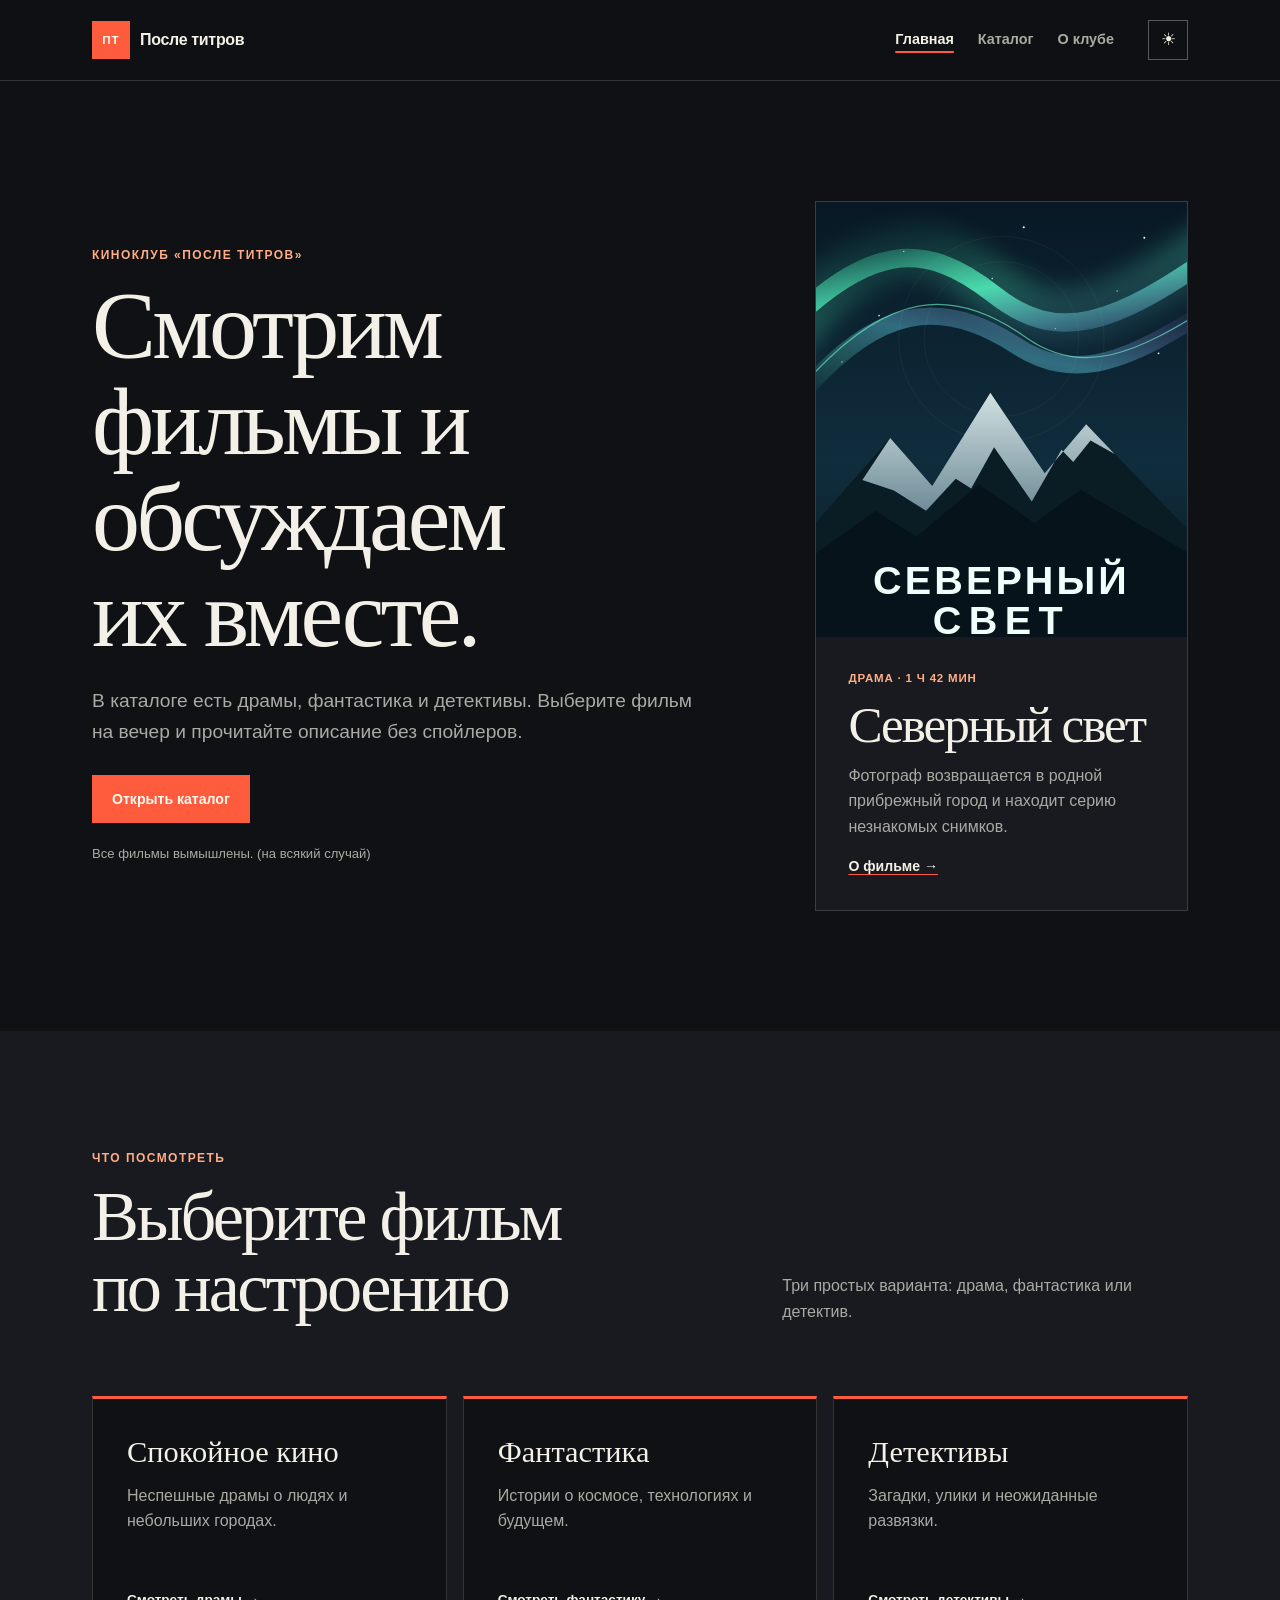
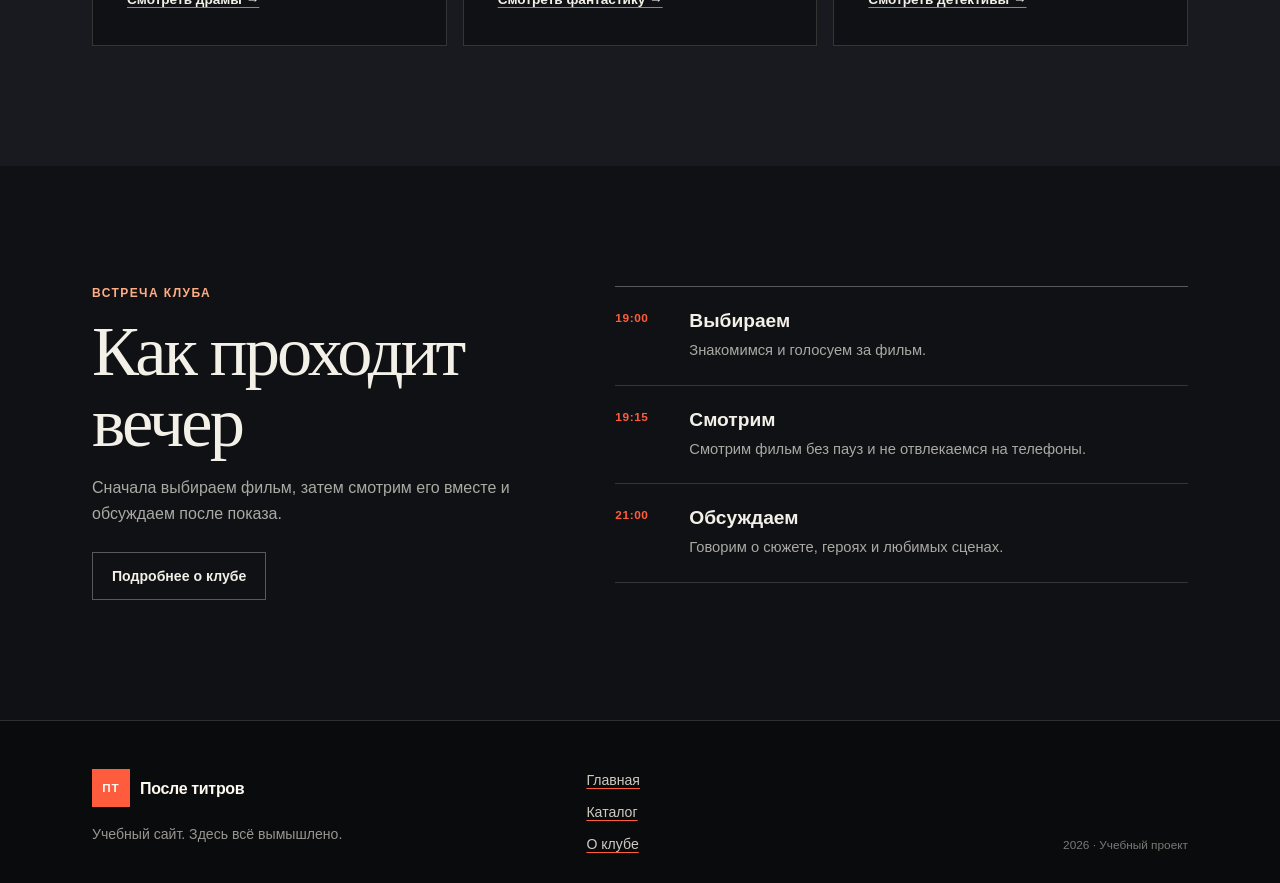
<file: index.html>
<!doctype html>
<html lang="ru">
  <head>
    <meta charset="UTF-8" />
    <meta name="viewport" content="width=device-width, initial-scale=1.0" />
    <meta
      name="description"
      content="После титров — учебный сайт киноклуба с подборкой вымышленных фильмов."
    />
    <title>После титров — киноклуб</title>
    <link rel="icon" href="./assets/favicon.svg" type="image/svg+xml" />
    <link rel="stylesheet" href="./styles.css" />
    <script src="./app.js" defer></script>
  </head>
  <body>
    <a class="skip-link" href="#main-content">Перейти к содержанию</a>

    <header class="site-header">
      <div class="container header-inner">
        <a class="brand" href="./index.html" aria-label="После титров — на главную">
          <span class="brand-mark" aria-hidden="true">ПТ</span>
          <span class="brand-name">После титров</span>
        </a>

        <nav class="site-navigation" aria-label="Основная навигация">
          <ul class="site-navigation__list">
            <li><a href="./index.html" aria-current="page">Главная</a></li>
            <li><a href="./catalog.html">Каталог</a></li>
            <li><a href="./about.html">О клубе</a></li>
          </ul>
        </nav>

        <button
          class="theme-button"
          id="theme-toggle"
          type="button"
          aria-label="Включить светлую тему"
          title="Включить светлую тему"
        >
          <span aria-hidden="true">☀</span>
        </button>
      </div>
    </header>

    <main id="main-content">
      <section class="hero section">
        <div class="container hero__grid">
          <div class="hero__content">
            <p class="eyebrow">Киноклуб «После титров»</p>
            <h1>Смотрим фильмы и обсуждаем их вместе.</h1>
            <p class="hero__lead">
              В каталоге есть драмы, фантастика и детективы. Выберите фильм на вечер
              и прочитайте описание без спойлеров.
            </p>
            <div class="button-row">
              <a class="button button--primary" href="./catalog.html">Открыть каталог</a>
            </div>
            <p class="project-note">
              Все фильмы вымышлены. (на всякий случай)
            </p>
          </div>

          <article class="featured-card">
            <div class="featured-card__image-wrap">
              <img
                src="./assets/poster-severny-svet.svg"
                alt="Афиша фильма Северный свет"
              />
            </div>
            <div class="featured-card__body">
              <p class="featured-card__meta">Драма · 1 ч 42 мин</p>
              <h2>Северный свет</h2>
              <p>
                Фотограф возвращается в родной прибрежный город и находит серию
                незнакомых снимков.
              </p>
              <a class="text-link" href="./catalog.html#severny-svet">О фильме →</a>
            </div>
          </article>
        </div>
      </section>

      <section class="section mood-section">
        <div class="container">
          <div class="section-heading section-heading--split">
            <div>
              <p class="eyebrow">Что посмотреть</p>
              <h2>Выберите фильм по настроению</h2>
            </div>
            <p>Три простых варианта: драма, фантастика или детектив.</p>
          </div>

          <div class="mood-grid">
            <article class="mood-card">
              <h3>Спокойное кино</h3>
              <p>Неспешные драмы о людях и небольших городах.</p>
              <a href="./catalog.html#severny-svet">Смотреть драмы →</a>
            </article>

            <article class="mood-card">
              <h3>Фантастика</h3>
              <p>Истории о космосе, технологиях и будущем.</p>
              <a href="./catalog.html#tihaya-orbita">Смотреть фантастику →</a>
            </article>

            <article class="mood-card">
              <h3>Детективы</h3>
              <p>Загадки, улики и неожиданные развязки.</p>
              <a href="./catalog.html#gorod-v-tumane">Смотреть детективы →</a>
            </article>
          </div>
        </div>
      </section>

      <section class="section meeting-section">
        <div class="container meeting-grid">
          <div class="meeting-intro">
            <p class="eyebrow">Встреча клуба</p>
            <h2>Как проходит вечер</h2>
            <p>
              Сначала выбираем фильм, затем смотрим его вместе и обсуждаем после показа.
            </p>
            <a class="button button--secondary" href="./about.html#meeting">Подробнее о клубе</a>
          </div>

          <ol class="steps-list">
            <li>
              <span>19:00</span>
              <div>
                <h3>Выбираем</h3>
                <p>Знакомимся и голосуем за фильм.</p>
              </div>
            </li>
            <li>
              <span>19:15</span>
              <div>
                <h3>Смотрим</h3>
                <p>Смотрим фильм без пауз и не отвлекаемся на телефоны.</p>
              </div>
            </li>
            <li>
              <span>21:00</span>
              <div>
                <h3>Обсуждаем</h3>
                <p>Говорим о сюжете, героях и любимых сценах.</p>
              </div>
            </li>
          </ol>
        </div>
      </section>
    </main>

    <footer class="site-footer">
      <div class="container site-footer__grid">
        <div>
          <a class="brand brand--footer" href="./index.html">
            <span class="brand-mark" aria-hidden="true">ПТ</span>
            <span class="brand-name">После титров</span>
          </a>
          <p>Учебный сайт. Здесь всё вымышлено.</p>
        </div>
        <nav aria-label="Навигация в подвале">
          <a href="./index.html">Главная</a>
          <a href="./catalog.html">Каталог</a>
          <a href="./about.html">О клубе</a>
        </nav>
        <p class="site-footer__meta">2026 · Учебный проект</p>
      </div>
    </footer>
  </body>
</html>
</file>
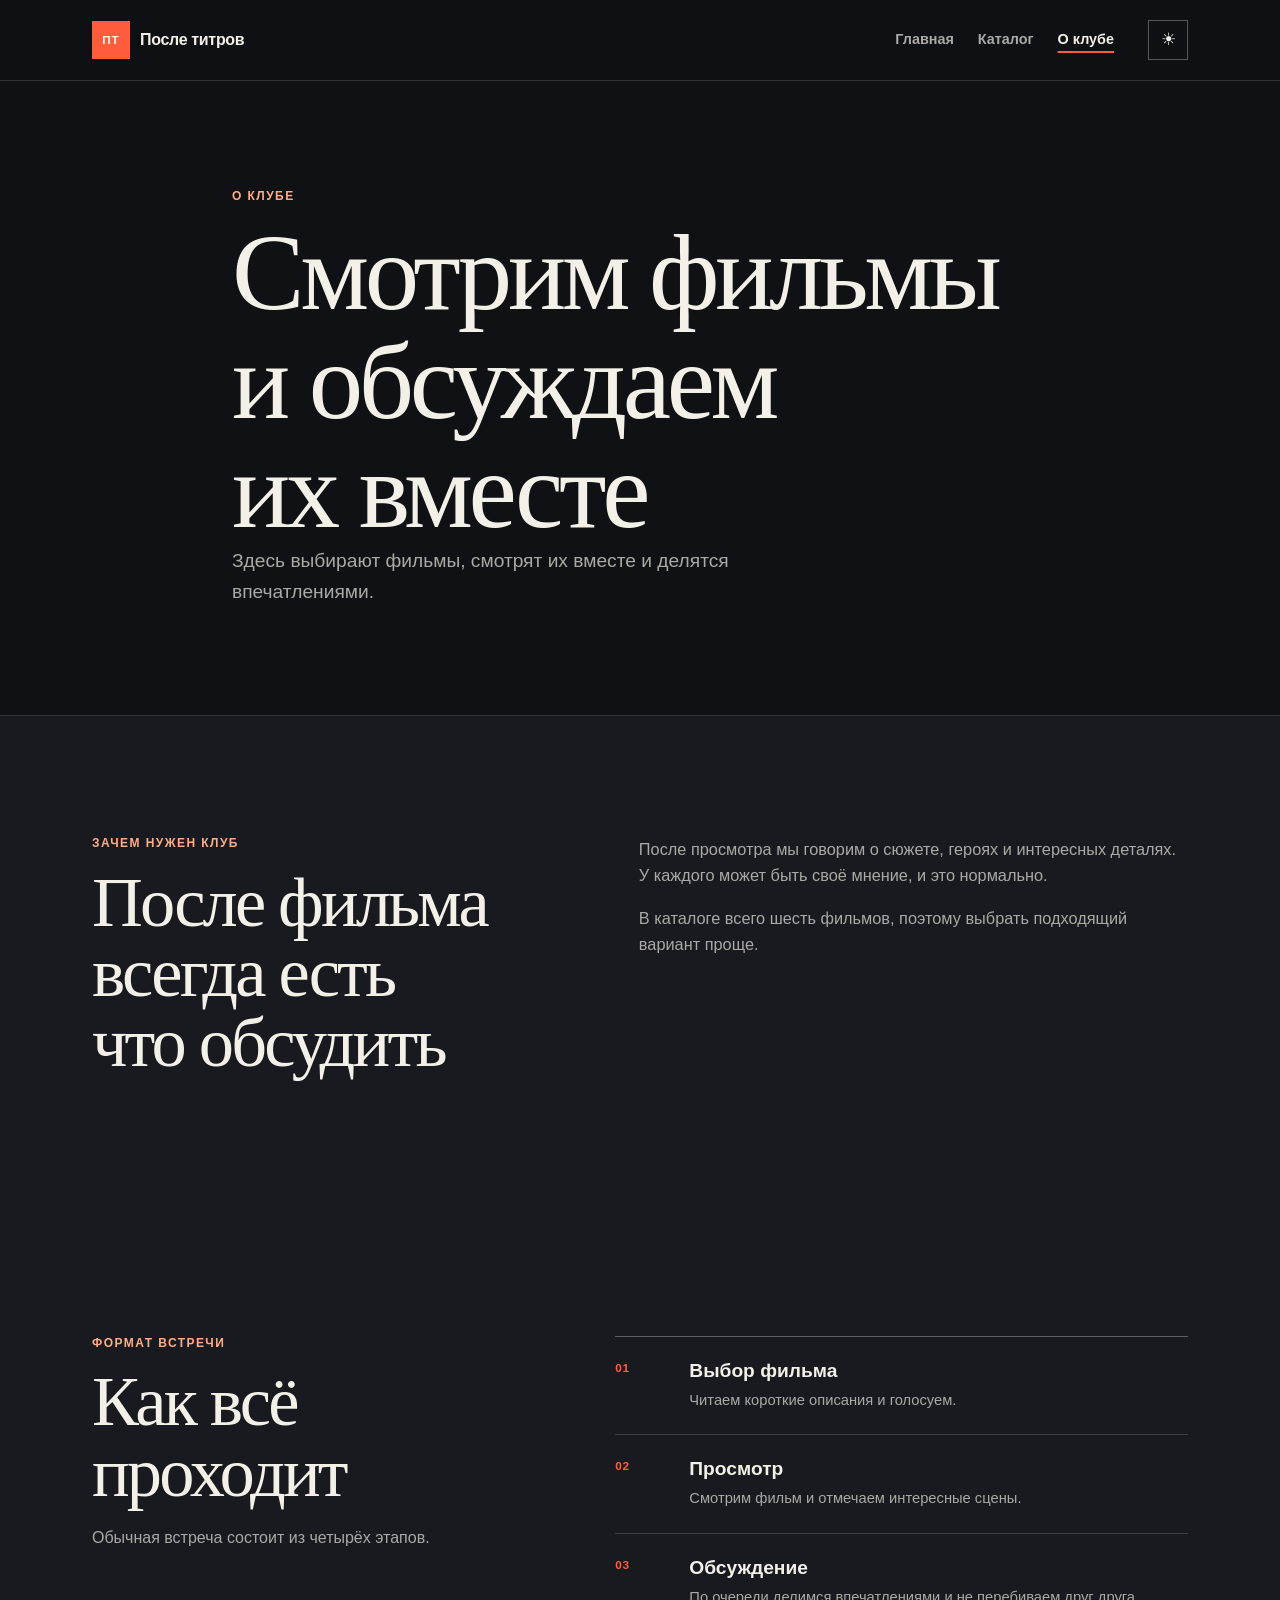
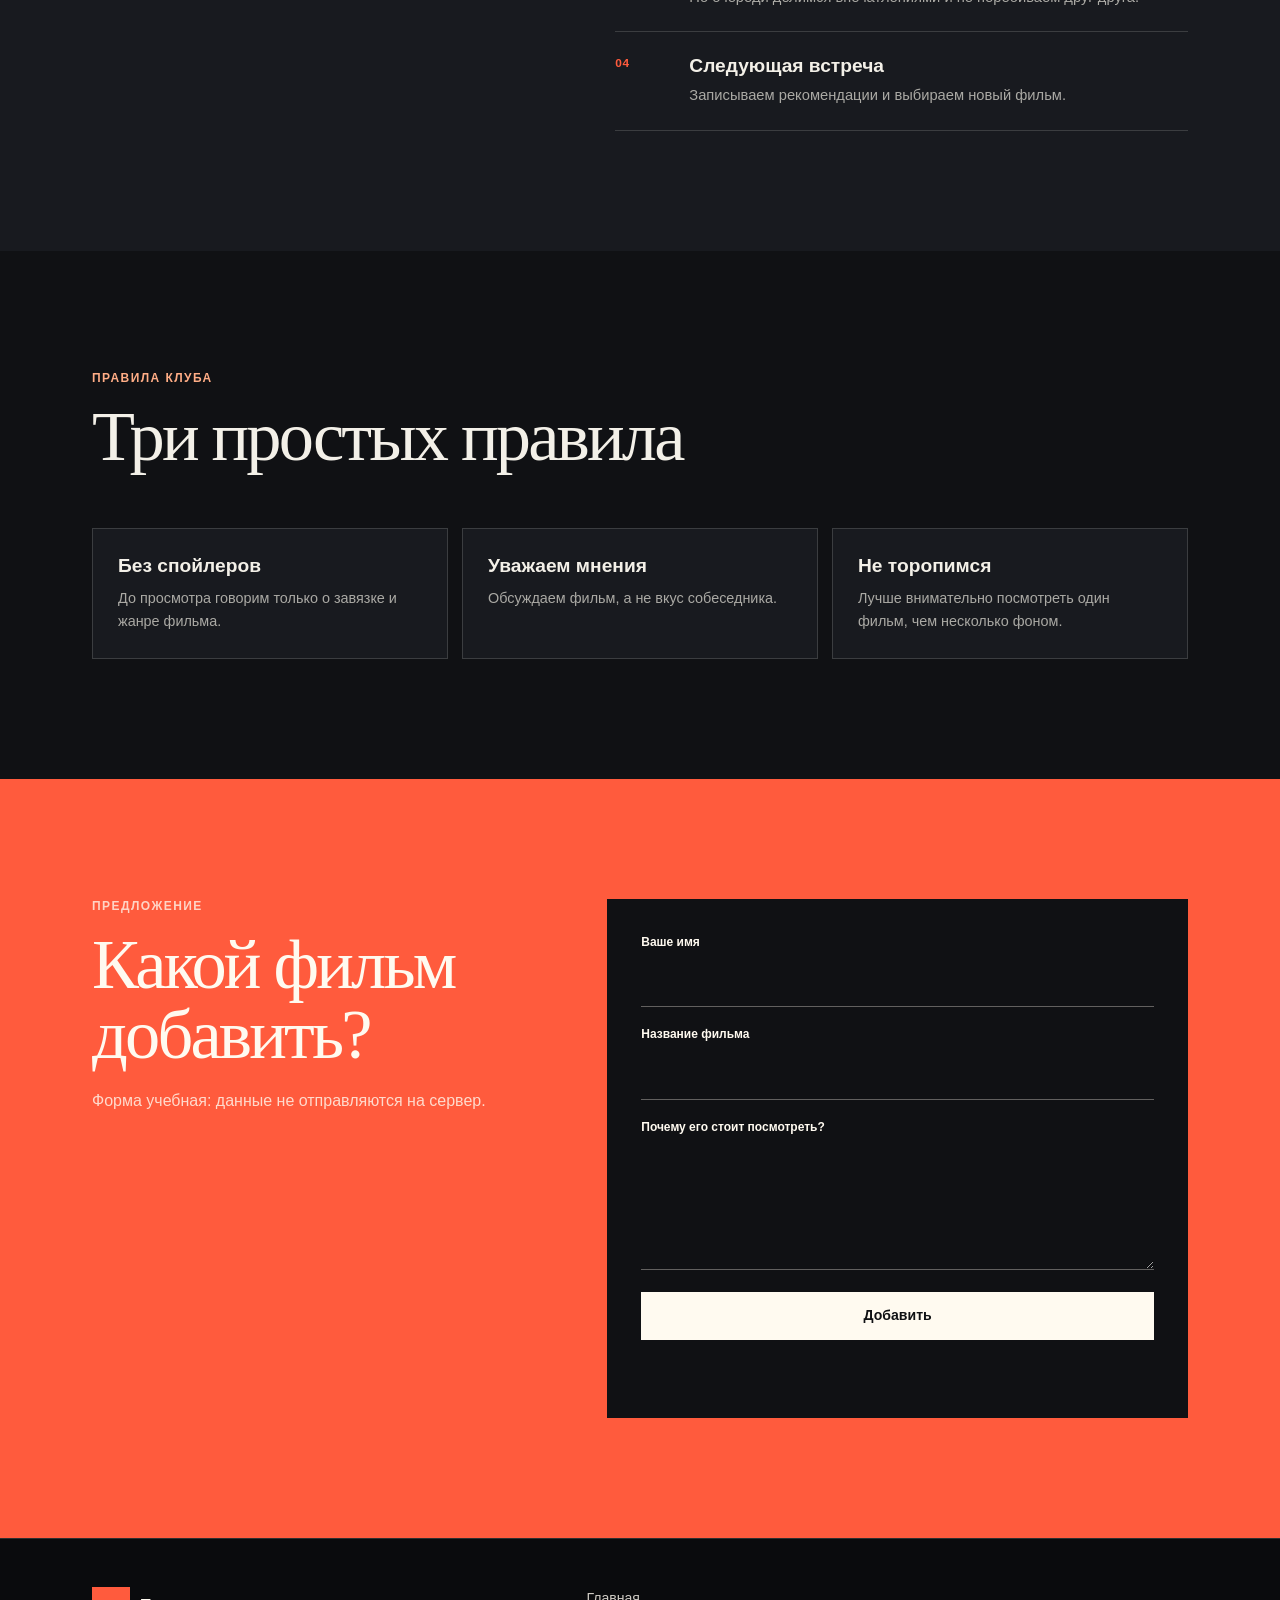
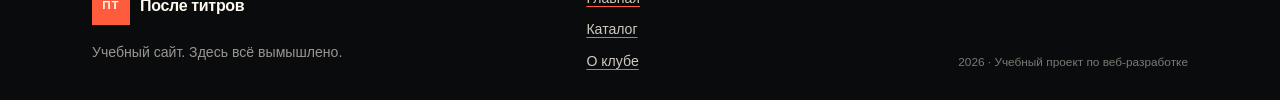
<file: about.html>
<!doctype html>
<html lang="ru">
  <head>
    <meta charset="UTF-8" />
    <meta name="viewport" content="width=device-width, initial-scale=1.0" />
    <meta
      name="description"
      content="О киноклубе После титров: формат встреч, правила и форма предложения фильма."
    />
    <title>О клубе — После титров</title>
    <link rel="icon" href="./assets/favicon.svg" type="image/svg+xml" />
    <link rel="stylesheet" href="./styles.css" />
    <script src="./app.js" defer></script>
  </head>
  <body>
    <a class="skip-link" href="#main-content">Перейти к содержанию</a>

    <header class="site-header">
      <div class="container header-inner">
        <a class="brand" href="./index.html" aria-label="После титров — на главную">
          <span class="brand-mark" aria-hidden="true">ПТ</span>
          <span class="brand-name">После титров</span>
        </a>

        <nav class="site-navigation" aria-label="Основная навигация">
          <ul class="site-navigation__list">
            <li><a href="./index.html">Главная</a></li>
            <li><a href="./catalog.html">Каталог</a></li>
            <li><a href="./about.html" aria-current="page">О клубе</a></li>
          </ul>
        </nav>

        <button
          class="theme-button"
          id="theme-toggle"
          type="button"
          aria-label="Включить светлую тему"
          title="Включить светлую тему"
        >
          <span aria-hidden="true">☀</span>
        </button>
      </div>
    </header>

    <main id="main-content">
      <section class="page-hero page-hero--about section">
        <div class="container about-hero__grid">
          <div>
            <p class="eyebrow">О клубе</p>
            <h1>Смотрим фильмы и обсуждаем их вместе</h1>
            <p class="hero__lead">
               Здесь выбирают фильмы, смотрят их вместе и делятся впечатлениями.
            </p>
          </div>
        </div>
      </section>

      <section class="section manifesto-section">
        <div class="container manifesto-grid">
          <div>
            <p class="eyebrow">Зачем нужен клуб</p>
            <h2>После фильма всегда есть что обсудить</h2>
          </div>
          <div class="manifesto-copy">
            <p>
              После просмотра мы говорим о сюжете, героях и интересных деталях.
              У каждого может быть своё мнение, и это нормально.
            </p>
            <p>
              В каталоге всего шесть фильмов, поэтому выбрать подходящий вариант проще.
            </p>
          </div>
        </div>
      </section>

      <section class="section format-section" id="meeting" aria-labelledby="meeting-heading">
        <div class="container format-grid">
          <div class="format-intro">
            <p class="eyebrow">Формат встречи</p>
            <h2 id="meeting-heading">Как всё проходит</h2>
            <p>Обычная встреча состоит из четырёх этапов.</p>
          </div>

          <div class="format-list">
            <article>
              <p>01</p>
              <div>
                <h3>Выбор фильма</h3>
                <p>Читаем короткие описания и голосуем.</p>
              </div>
            </article>
            <article>
              <p>02</p>
              <div>
                <h3>Просмотр</h3>
                <p>Смотрим фильм и отмечаем интересные сцены.</p>
              </div>
            </article>
            <article>
              <p>03</p>
              <div>
                <h3>Обсуждение</h3>
                <p>По очереди делимся впечатлениями и не перебиваем друг друга.</p>
              </div>
            </article>
            <article>
              <p>04</p>
              <div>
                <h3>Следующая встреча</h3>
                <p>Записываем рекомендации и выбираем новый фильм.</p>
              </div>
            </article>
          </div>
        </div>
      </section>

      <section class="section values-section">
        <div class="container">
          <div class="section-heading">
            <p class="eyebrow">Правила клуба</p>
            <h2>Три простых правила</h2>
          </div>
          <div class="values-grid">
            <article>
              <h3>Без спойлеров</h3>
              <p>До просмотра говорим только о завязке и жанре фильма.</p>
            </article>
            <article>
              <h3>Уважаем мнения</h3>
              <p>Обсуждаем фильм, а не вкус собеседника.</p>
            </article>
            <article>
              <h3>Не торопимся</h3>
              <p>Лучше внимательно посмотреть один фильм, чем несколько фоном.</p>
            </article>
          </div>
        </div>
      </section>

      <section class="section suggestion-section" id="suggestion" aria-labelledby="suggestion-heading">
        <div class="container suggestion-grid">
          <div class="suggestion-intro">
            <p class="eyebrow eyebrow--light">Предложение</p>
            <h2 id="suggestion-heading">Какой фильм добавить?</h2>
            <p>Форма учебная: данные не отправляются на сервер.</p>
          </div>

          <form class="suggestion-form" id="suggestion-form">
            <div class="form-field">
              <label for="visitor-name">Ваше имя</label>
              <input id="visitor-name" name="visitor-name" type="text" autocomplete="name" required />
            </div>
            <div class="form-field">
              <label for="film-title">Название фильма</label>
              <input id="film-title" name="film-title" type="text" required />
            </div>
            <div class="form-field">
              <label for="film-reason">Почему его стоит посмотреть?</label>
              <textarea id="film-reason" name="film-reason" rows="4" required></textarea>
            </div>
            <button class="button button--light" type="submit">Добавить</button>
            <p class="form-response" id="form-response" aria-live="polite"></p>
          </form>
        </div>
      </section>
    </main>

    <footer class="site-footer">
      <div class="container site-footer__grid">
        <div>
          <a class="brand brand--footer" href="./index.html">
            <span class="brand-mark" aria-hidden="true">ПТ</span>
            <span class="brand-name">После титров</span>
          </a>
            <p>Учебный сайт. Здесь всё вымышлено.</p>
        </div>
        <nav aria-label="Навигация в подвале">
          <a href="./index.html">Главная</a>
          <a href="./catalog.html">Каталог</a>
          <a href="./about.html">О клубе</a>
        </nav>
        <p class="site-footer__meta">2026 · Учебный проект по веб-разработке</p>
      </div>
    </footer>
  </body>
</html>
</file>
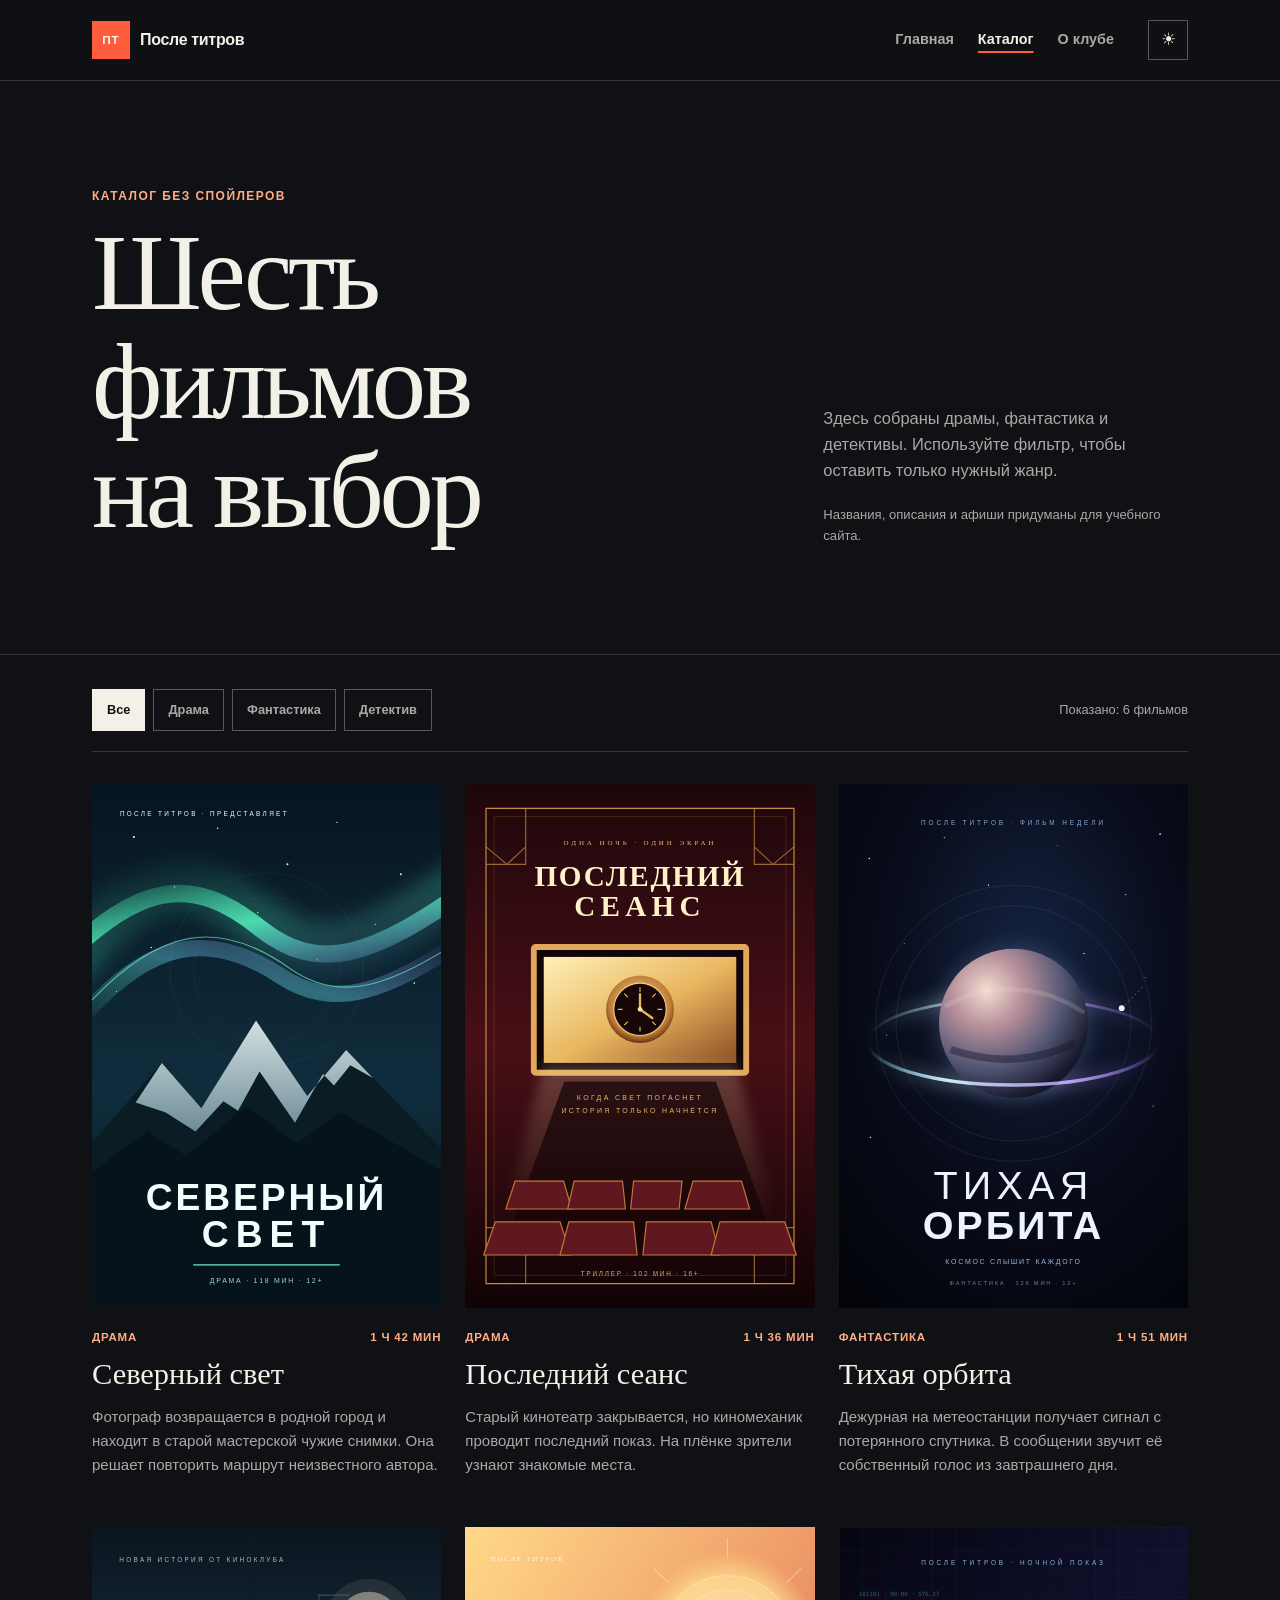
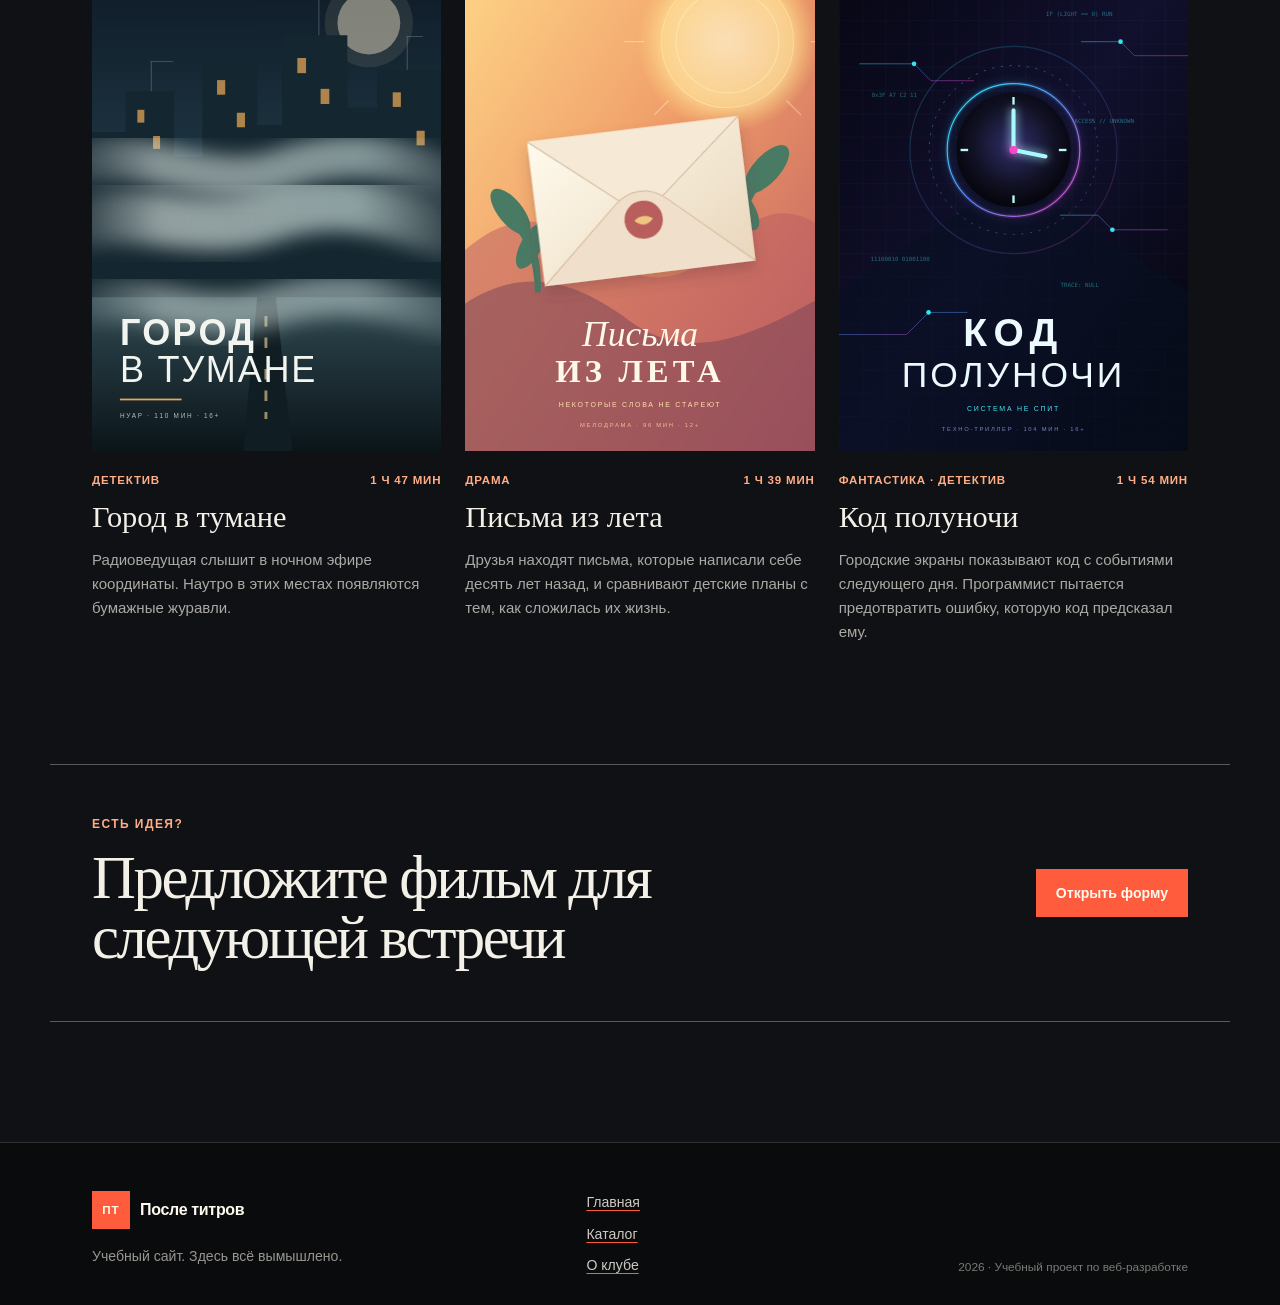
<file: catalog.html>
<!doctype html>
<html lang="ru">
  <head>
    <meta charset="UTF-8" />
    <meta name="viewport" content="width=device-width, initial-scale=1.0" />
    <meta
      name="description"
      content="Каталог киноклуба После титров: шесть вымышленных фильмов без спойлеров."
    />
    <title>Каталог — После титров</title>
    <link rel="icon" href="./assets/favicon.svg" type="image/svg+xml" />
    <link rel="stylesheet" href="./styles.css" />
    <script src="./app.js" defer></script>
  </head>
  <body>
    <a class="skip-link" href="#main-content">Перейти к содержанию</a>

    <header class="site-header">
      <div class="container header-inner">
        <a class="brand" href="./index.html" aria-label="После титров — на главную">
          <span class="brand-mark" aria-hidden="true">ПТ</span>
          <span class="brand-name">После титров</span>
        </a>

        <nav class="site-navigation" aria-label="Основная навигация">
          <ul class="site-navigation__list">
            <li><a href="./index.html">Главная</a></li>
            <li><a href="./catalog.html" aria-current="page">Каталог</a></li>
            <li><a href="./about.html">О клубе</a></li>
          </ul>
        </nav>

        <button
          class="theme-button"
          id="theme-toggle"
          type="button"
          aria-label="Включить светлую тему"
          title="Включить светлую тему"
        >
          <span aria-hidden="true">☀</span>
        </button>
      </div>
    </header>

    <main id="main-content">
      <section class="page-hero section">
        <div class="container page-hero__grid">
          <div>
            <p class="eyebrow">Каталог без спойлеров</p>
            <h1>Шесть фильмов на выбор</h1>
          </div>
          <div class="page-hero__aside">
            <p>
              Здесь собраны драмы, фантастика и детективы. Используйте фильтр,
              чтобы оставить только нужный жанр.
            </p>
            <p class="project-note">Названия, описания и афиши придуманы для учебного сайта.</p>
          </div>
        </div>
      </section>

      <section class="catalog-section section" aria-labelledby="catalog-heading">
        <div class="container">
          <div class="catalog-toolbar">
            <h2 class="visually-hidden" id="catalog-heading">Фильмы клуба</h2>
            <div class="filter-group" aria-label="Фильтр по жанру">
              <button class="filter-button is-active" type="button" data-filter="all" aria-pressed="true">
                Все
              </button>
              <button class="filter-button" type="button" data-filter="drama" aria-pressed="false">
                Драма
              </button>
              <button class="filter-button" type="button" data-filter="sci-fi" aria-pressed="false">
                Фантастика
              </button>
              <button class="filter-button" type="button" data-filter="mystery" aria-pressed="false">
                Детектив
              </button>
            </div>
            <p class="filter-status" id="filter-status" aria-live="polite">Показано: 6 фильмов</p>
          </div>

          <div class="movie-grid">
            <article class="movie-card" id="severny-svet" data-genre="drama">
              <div class="movie-card__poster">
                <img
                  src="./assets/poster-severny-svet.svg"
                  alt="Афиша фильма Северный свет"
                />
              </div>
              <div class="movie-card__content">
                <div class="movie-card__meta"><span>Драма</span><span>1 ч 42 мин</span></div>
                <h3>Северный свет</h3>
                <p>
                  Фотограф возвращается в родной город и находит в старой мастерской
                  чужие снимки. Она решает повторить маршрут неизвестного автора.
                </p>
              </div>
            </article>

            <article class="movie-card" id="posledniy-seans" data-genre="drama">
              <div class="movie-card__poster">
                <img
                  src="./assets/poster-posledniy-seans.svg"
                  alt="Афиша фильма Последний сеанс"
                />
              </div>
              <div class="movie-card__content">
                <div class="movie-card__meta"><span>Драма</span><span>1 ч 36 мин</span></div>
                <h3>Последний сеанс</h3>
                <p>
                  Старый кинотеатр закрывается, но киномеханик проводит последний показ.
                  На плёнке зрители узнают знакомые места.
                </p>
              </div>
            </article>

            <article class="movie-card" id="tihaya-orbita" data-genre="sci-fi">
              <div class="movie-card__poster">
                <img
                  src="./assets/poster-tihaya-orbita.svg"
                  alt="Афиша фильма Тихая орбита"
                />
              </div>
              <div class="movie-card__content">
                <div class="movie-card__meta"><span>Фантастика</span><span>1 ч 51 мин</span></div>
                <h3>Тихая орбита</h3>
                <p>
                  Дежурная на метеостанции получает сигнал с потерянного спутника.
                  В сообщении звучит её собственный голос из завтрашнего дня.
                </p>
              </div>
            </article>

            <article class="movie-card" id="gorod-v-tumane" data-genre="mystery">
              <div class="movie-card__poster">
                <img
                  src="./assets/poster-gorod-v-tumane.svg"
                  alt="Афиша фильма Город в тумане"
                />
              </div>
              <div class="movie-card__content">
                <div class="movie-card__meta"><span>Детектив</span><span>1 ч 47 мин</span></div>
                <h3>Город в тумане</h3>
                <p>
                  Радиоведущая слышит в ночном эфире координаты. Наутро в этих местах
                  появляются бумажные журавли.
                </p>
              </div>
            </article>

            <article class="movie-card" id="pisma-iz-leta" data-genre="drama">
              <div class="movie-card__poster">
                <img
                  src="./assets/poster-pisma-iz-leta.svg"
                  alt="Афиша фильма Письма из лета"
                />
              </div>
              <div class="movie-card__content">
                <div class="movie-card__meta"><span>Драма</span><span>1 ч 39 мин</span></div>
                <h3>Письма из лета</h3>
                <p>
                  Друзья находят письма, которые написали себе десять лет назад,
                  и сравнивают детские планы с тем, как сложилась их жизнь.
                </p>
              </div>
            </article>

            <article class="movie-card" id="kod-polunochi" data-genre="sci-fi mystery">
              <div class="movie-card__poster">
                <img
                  src="./assets/poster-kod-polunochi.svg"
                  alt="Афиша фильма Код полуночи"
                />
              </div>
              <div class="movie-card__content">
                <div class="movie-card__meta"><span>Фантастика · детектив</span><span>1 ч 54 мин</span></div>
                <h3>Код полуночи</h3>
                <p>
                  Городские экраны показывают код с событиями следующего дня.
                  Программист пытается предотвратить ошибку, которую код предсказал ему.
                </p>
              </div>
            </article>
          </div>
        </div>
      </section>

      <section class="section catalog-cta">
        <div class="container catalog-cta__inner">
          <div>
            <p class="eyebrow">Есть идея?</p>
            <h2>Предложите фильм для следующей встречи</h2>
          </div>
          <a class="button button--primary" href="./about.html#suggestion">Открыть форму</a>
        </div>
      </section>
    </main>

    <footer class="site-footer">
      <div class="container site-footer__grid">
        <div>
          <a class="brand brand--footer" href="./index.html">
            <span class="brand-mark" aria-hidden="true">ПТ</span>
            <span class="brand-name">После титров</span>
          </a>
          <p>Учебный сайт. Здесь всё вымышлено.</p>
        </div>
        <nav aria-label="Навигация в подвале">
          <a href="./index.html">Главная</a>
          <a href="./catalog.html">Каталог</a>
          <a href="./about.html">О клубе</a>
        </nav>
        <p class="site-footer__meta">2026 · Учебный проект по веб-разработке</p>
      </div>
    </footer>
  </body>
</html>
</file>
<file: styles.css>
:root {
  --page-bg: #101114;
  --surface: #181a1f;
  --surface-strong: #22252b;
  --text: #f3f0e8;
  --muted: #aaa9a4;
  --line: rgba(243, 240, 232, 0.16);
  --line-strong: rgba(243, 240, 232, 0.32);
  --accent: #ff5b3d;
  --accent-dark: #d43c24;
  --accent-soft: #ffad86;
  --dark: #101114;
  --light: #fffaf0;
  --font-display: Georgia, "Times New Roman", serif;
  --font-body: Inter, ui-sans-serif, -apple-system, BlinkMacSystemFont, "Segoe UI", sans-serif;
  --container: 1180px;
  --gutter: clamp(18px, 5vw, 42px);
}

* {
  box-sizing: border-box;
}

html {
  scroll-behavior: smooth;
}

body {
  min-width: 280px;
  margin: 0;
  background: var(--page-bg);
  color: var(--text);
  color-scheme: dark;
  font-family: var(--font-body);
  font-size: 16px;
  line-height: 1.6;
  transition: background-color 180ms ease, color 180ms ease;
}

body.light-theme {
  --page-bg: #f5f1e8;
  --surface: #fffaf2;
  --surface-strong: #e8e1d6;
  --text: #191918;
  --muted: #625f59;
  --line: rgba(25, 25, 24, 0.15);
  --line-strong: rgba(25, 25, 24, 0.3);
  --accent: #d94a31;
  --accent-dark: #b93622;
  --accent-soft: #a83824;
  color-scheme: light;
}

img {
  display: block;
  max-width: 100%;
}

a {
  color: inherit;
  text-decoration-thickness: 1px;
  text-underline-offset: 0.2em;
}

button,
input,
textarea {
  font: inherit;
}

button {
  color: inherit;
}

h1,
h2,
h3,
p {
  margin-top: 0;
}

h1,
h2,
h3 {
  text-wrap: balance;
}

h1,
h2 {
  font-family: var(--font-display);
  font-weight: 400;
  letter-spacing: -0.04em;
  line-height: 1;
}

h1 {
  margin-bottom: 24px;
  font-size: clamp(2.9rem, 12vw, 6rem);
}

h2 {
  margin-bottom: 18px;
  font-size: clamp(2.2rem, 8vw, 4.4rem);
}

h3 {
  margin-bottom: 10px;
  font-size: 1.2rem;
  line-height: 1.3;
}

:focus-visible {
  outline: 3px solid #f0c15d;
  outline-offset: 4px;
}

body.light-theme :focus-visible {
  outline-color: var(--text);
}

[hidden] {
  display: none !important;
}

.container {
  width: 100%;
  max-width: var(--container);
  margin-inline: auto;
  padding-inline: var(--gutter);
}

.section {
  padding-block: clamp(64px, 10vw, 120px);
}

.visually-hidden {
  position: absolute;
  width: 1px;
  height: 1px;
  padding: 0;
  margin: -1px;
  overflow: hidden;
  clip: rect(0, 0, 0, 0);
  white-space: nowrap;
  border: 0;
}

.skip-link {
  position: fixed;
  z-index: 100;
  top: 12px;
  left: 12px;
  padding: 10px 14px;
  background: var(--light);
  color: var(--dark);
  transform: translateY(-180%);
}

.skip-link:focus {
  transform: translateY(0);
}

/* Header */

.site-header {
  position: sticky;
  z-index: 20;
  top: 0;
  background: rgba(16, 17, 20, 0.96);
  border-bottom: 1px solid var(--line);
}

body.light-theme .site-header {
  background: rgba(245, 241, 232, 0.96);
}

.header-inner {
  display: grid;
  grid-template-columns: minmax(0, 1fr) auto;
  align-items: center;
  gap: 12px;
  min-height: 74px;
  padding-block: 12px;
}

.brand {
  display: inline-flex;
  align-items: center;
  gap: 10px;
  width: fit-content;
  color: var(--text);
  font-weight: 700;
  letter-spacing: -0.02em;
  text-decoration: none;
}

.site-header .brand {
  grid-column: 1;
  grid-row: 1;
}

.brand-mark {
  display: grid;
  place-items: center;
  width: 38px;
  height: 38px;
  flex: 0 0 auto;
  background: var(--accent);
  color: var(--light);
  font-size: 0.73rem;
  font-weight: 700;
  letter-spacing: 0.08em;
}

.brand-name {
  white-space: nowrap;
}

.site-navigation {
  grid-column: 1 / -1;
  grid-row: 2;
  min-width: 0;
  overflow-x: auto;
  scrollbar-width: none;
}

.site-navigation::-webkit-scrollbar {
  display: none;
}

.site-navigation__list {
  display: flex;
  gap: 4px;
  width: max-content;
  min-width: 100%;
  margin: 0;
  padding: 0;
  list-style: none;
}

.site-navigation a {
  display: block;
  padding: 8px 10px;
  color: var(--muted);
  font-size: 0.9rem;
  font-weight: 600;
  text-decoration: none;
  white-space: nowrap;
}

.site-navigation a:hover,
.site-navigation a[aria-current="page"] {
  color: var(--text);
}

.site-navigation a[aria-current="page"] {
  text-decoration: underline;
  text-decoration-color: var(--accent);
  text-decoration-thickness: 2px;
  text-underline-offset: 7px;
}

.theme-button {
  display: inline-grid;
  grid-column: 2;
  grid-row: 1;
  place-items: center;
  justify-self: end;
  width: 40px;
  height: 40px;
  padding: 0;
  background: transparent;
  border: 1px solid var(--line-strong);
  color: var(--text);
  cursor: pointer;
}

.theme-button:hover {
  border-color: var(--accent);
  color: var(--accent-soft);
}

.theme-button span {
  font-size: 1.05rem;
  line-height: 1;
}

/* Shared components */

.eyebrow {
  margin-bottom: 16px;
  color: var(--accent-soft);
  font-size: 0.75rem;
  font-weight: 700;
  letter-spacing: 0.12em;
  line-height: 1.2;
  text-transform: uppercase;
}

.eyebrow--light {
  color: rgba(255, 250, 240, 0.76);
}

.button-row {
  display: flex;
  flex-direction: column;
  gap: 12px;
}

.button {
  display: inline-flex;
  align-items: center;
  justify-content: center;
  min-height: 48px;
  padding: 11px 19px;
  border: 1px solid transparent;
  font-size: 0.88rem;
  font-weight: 700;
  line-height: 1.2;
  text-align: center;
  text-decoration: none;
  cursor: pointer;
}

.button--primary {
  background: var(--accent);
  border-color: var(--accent);
  color: var(--light);
}

.button--primary:hover {
  background: var(--accent-dark);
  border-color: var(--accent-dark);
}

.button--secondary {
  background: transparent;
  border-color: var(--line-strong);
  color: var(--text);
}

.button--secondary:hover {
  border-color: var(--accent);
}

.button--light {
  background: var(--light);
  border-color: var(--light);
  color: var(--dark);
}

.button--light:hover {
  background: transparent;
  color: var(--light);
}

.project-note {
  max-width: 550px;
  margin: 20px 0 0;
  color: var(--muted);
  font-size: 0.82rem;
}

.section-heading {
  max-width: 850px;
  margin-bottom: clamp(32px, 6vw, 56px);
}

.section-heading--split {
  display: grid;
  gap: 14px;
  max-width: none;
}

.section-heading--split > p {
  max-width: 500px;
  color: var(--muted);
}

.text-link {
  display: inline-flex;
  color: var(--text);
  font-size: 0.88rem;
  font-weight: 700;
  text-decoration-color: var(--accent);
}

/* Home */

.hero {
  min-height: calc(100svh - 74px);
  display: grid;
  align-items: center;
}

.hero__grid {
  display: grid;
  gap: 48px;
  align-items: center;
}

.hero__lead {
  max-width: 620px;
  margin-bottom: 28px;
  color: var(--muted);
  font-size: clamp(1rem, 3vw, 1.2rem);
}

.featured-card {
  background: var(--surface);
  border: 1px solid var(--line);
}

.featured-card__image-wrap {
  overflow: hidden;
  background: var(--surface-strong);
}

.featured-card__image-wrap img {
  width: 100%;
  aspect-ratio: 2 / 2.45;
  object-fit: cover;
}

.featured-card__body {
  padding: clamp(22px, 6vw, 32px);
}

.featured-card__meta,
.movie-card__meta {
  color: var(--accent-soft);
  font-size: 0.72rem;
  font-weight: 700;
  letter-spacing: 0.07em;
  text-transform: uppercase;
}

.featured-card h2 {
  margin-bottom: 12px;
  font-size: clamp(2rem, 8vw, 3.2rem);
}

.featured-card__body > p:not(.featured-card__meta) {
  color: var(--muted);
}

.mood-section {
  background: var(--surface);
}

.mood-grid,
.meeting-grid,
.movie-grid,
.format-grid,
.values-grid,
.suggestion-grid {
  display: grid;
}

.mood-grid {
  gap: 16px;
}

.mood-card {
  display: flex;
  flex-direction: column;
  min-height: 250px;
  padding: clamp(24px, 6vw, 34px);
  background: var(--page-bg);
  border: 1px solid var(--line);
  border-top: 3px solid var(--accent);
}

.mood-card h3,
.movie-card h3 {
  font-family: var(--font-display);
  font-size: 1.9rem;
  font-weight: 400;
}

.mood-card p {
  color: var(--muted);
}

.mood-card a {
  margin-top: auto;
  font-size: 0.85rem;
  font-weight: 700;
  text-decoration-color: var(--accent);
}

.meeting-grid {
  gap: 44px;
}

.meeting-intro > p:not(.eyebrow),
.format-intro > p:not(.eyebrow) {
  max-width: 550px;
  color: var(--muted);
}

.meeting-intro .button {
  margin-top: 10px;
}

.steps-list,
.format-list {
  margin: 0;
  padding: 0;
  border-top: 1px solid var(--line-strong);
}

.steps-list {
  list-style: none;
}

.steps-list li,
.format-list article {
  display: grid;
  grid-template-columns: 58px minmax(0, 1fr);
  gap: 16px;
  padding-block: 22px;
  border-bottom: 1px solid var(--line);
}

.steps-list li > span,
.format-list article > p {
  color: var(--accent);
  font-size: 0.74rem;
  font-weight: 700;
  letter-spacing: 0.05em;
}

.steps-list h3,
.format-list h3 {
  margin-bottom: 5px;
}

.steps-list p,
.format-list article div p {
  margin-bottom: 0;
  color: var(--muted);
  font-size: 0.92rem;
}

/* Footer */

.site-footer {
  padding-block: 48px 28px;
  background: #0a0b0d;
  border-top: 1px solid rgba(255, 250, 240, 0.15);
  color: var(--light);
}

.site-footer__grid {
  display: grid;
  gap: 30px;
}

.brand--footer {
  color: var(--light);
}

.site-footer__grid > div > p {
  max-width: 350px;
  margin: 16px 0 0;
  color: rgba(255, 250, 240, 0.58);
  font-size: 0.88rem;
}

.site-footer nav {
  display: flex;
  flex-direction: column;
  gap: 9px;
  align-items: flex-start;
}

.site-footer nav a {
  color: rgba(255, 250, 240, 0.8);
  font-size: 0.88rem;
  text-decoration-color: var(--accent);
}

.site-footer__meta {
  align-self: end;
  margin: 0;
  color: rgba(255, 250, 240, 0.46);
  font-size: 0.74rem;
}

/* Catalog */

.page-hero {
  padding-block: clamp(62px, 10vw, 108px);
  border-bottom: 1px solid var(--line);
}

.page-hero__grid,
.about-hero__grid {
  display: grid;
  gap: 30px;
  align-items: end;
}

.page-hero h1 {
  max-width: 900px;
  margin-bottom: 0;
  font-size: clamp(3rem, 12vw, 6.8rem);
}

.page-hero__aside > p:first-child {
  color: var(--muted);
  font-size: 1.03rem;
}

.catalog-section {
  padding-top: 34px;
}

.catalog-toolbar {
  display: grid;
  gap: 16px;
  margin-bottom: 32px;
  padding-bottom: 20px;
  border-bottom: 1px solid var(--line);
}

.filter-group {
  display: flex;
  flex-wrap: wrap;
  gap: 8px;
}

.filter-button {
  min-height: 42px;
  padding: 8px 14px;
  background: transparent;
  border: 1px solid var(--line-strong);
  color: var(--muted);
  font-size: 0.8rem;
  font-weight: 700;
  cursor: pointer;
}

.filter-button:hover,
.filter-button.is-active {
  background: var(--text);
  border-color: var(--text);
  color: var(--page-bg);
}

.filter-status {
  margin: 0;
  color: var(--muted);
  font-size: 0.8rem;
}

.movie-grid {
  gap: 40px 20px;
}

.movie-card {
  min-width: 0;
  scroll-margin-top: 110px;
}

.movie-card__poster {
  overflow: hidden;
  margin-bottom: 20px;
  background: var(--surface-strong);
}

.movie-card__poster img {
  width: 100%;
  aspect-ratio: 2 / 3;
  object-fit: cover;
}

.movie-card__meta {
  display: flex;
  flex-wrap: wrap;
  justify-content: space-between;
  gap: 6px 14px;
  margin-bottom: 9px;
}

.movie-card h3 {
  margin-bottom: 10px;
}

.movie-card__content > p {
  margin-bottom: 0;
  color: var(--muted);
  font-size: 0.94rem;
}

.catalog-cta {
  padding-top: 0;
}

.catalog-cta__inner {
  display: grid;
  gap: 26px;
  padding-block: clamp(32px, 6vw, 52px);
  border-block: 1px solid var(--line-strong);
}

.catalog-cta h2 {
  max-width: 760px;
  margin-bottom: 0;
  font-size: clamp(2.1rem, 7vw, 3.8rem);
}

/* About */

.about-hero__grid {
  max-width: 900px;
}

.about-hero__grid .hero__lead {
  margin-bottom: 0;
}

.manifesto-section,
.format-section {
  background: var(--surface);
}

.manifesto-grid {
  display: grid;
  gap: 26px;
}

.manifesto-copy {
  max-width: 680px;
  color: var(--muted);
  font-size: 1.02rem;
}

.manifesto-copy p:last-child {
  margin-bottom: 0;
}

.format-section,
.suggestion-section {
  scroll-margin-top: 86px;
}

.format-grid {
  gap: 42px;
}

.values-grid {
  gap: 14px;
}

.values-grid article {
  padding: 25px;
  background: var(--surface);
  border: 1px solid var(--line);
}

.values-grid h3 {
  margin-bottom: 8px;
}

.values-grid p {
  margin-bottom: 0;
  color: var(--muted);
  font-size: 0.9rem;
}

.suggestion-section {
  background: var(--accent);
  color: var(--light);
}

.suggestion-grid {
  gap: 40px;
}

.suggestion-intro > p:not(.eyebrow) {
  max-width: 560px;
  color: rgba(255, 250, 240, 0.8);
}

.suggestion-form {
  display: grid;
  gap: 18px;
  padding: clamp(22px, 6vw, 34px);
  background: var(--dark);
  color: var(--light);
}

body.light-theme .suggestion-form {
  --accent-soft: #ffad86;
}

.form-field {
  display: grid;
  gap: 7px;
}

.form-field label {
  font-size: 0.75rem;
  font-weight: 700;
}

.form-field input,
.form-field textarea {
  width: 100%;
  padding: 11px 0;
  background: transparent;
  border: 0;
  border-bottom: 1px solid rgba(255, 250, 240, 0.34);
  border-radius: 0;
  color: var(--light);
  outline: 0;
}

.form-field input:focus,
.form-field textarea:focus {
  border-bottom-color: var(--accent-soft);
}

.form-field textarea {
  min-height: 105px;
  resize: vertical;
}

.suggestion-form .button {
  width: 100%;
  margin-top: 4px;
}

.form-response {
  min-height: 26px;
  margin: 0;
  color: var(--accent-soft);
  font-size: 0.88rem;
  font-weight: 700;
}

/* Mobile-first layout */

@media (min-width: 700px) {
  .header-inner {
    grid-template-columns: auto minmax(0, 1fr) auto;
    align-items: center;
    gap: 24px;
    min-height: 80px;
    padding-block: 13px;
  }

  .site-navigation {
    grid-column: auto;
    grid-row: auto;
    justify-self: end;
  }

  .theme-button {
    grid-column: auto;
    grid-row: auto;
  }

  .site-navigation__list {
    justify-content: flex-end;
    min-width: 0;
  }

  .button-row {
    flex-direction: row;
    flex-wrap: wrap;
  }

  .featured-card {
    display: grid;
    grid-template-columns: minmax(0, 1.1fr) minmax(240px, 0.9fr);
  }

  .featured-card__image-wrap img {
    height: 100%;
    aspect-ratio: 2 / 2.35;
  }

  .featured-card__body {
    display: flex;
    flex-direction: column;
    justify-content: center;
  }

  .section-heading--split {
    grid-template-columns: minmax(0, 1.25fr) minmax(240px, 0.75fr);
    align-items: end;
  }

  .mood-grid,
  .values-grid {
    grid-template-columns: repeat(2, minmax(0, 1fr));
  }

  .mood-card:last-child,
  .values-grid article:last-child {
    grid-column: 1 / -1;
  }

  .meeting-grid,
  .format-grid {
    grid-template-columns: minmax(0, 0.85fr) minmax(0, 1.15fr);
    gap: clamp(54px, 8vw, 100px);
  }

  .site-footer__grid {
    grid-template-columns: 1.3fr 0.6fr 1fr;
    align-items: start;
  }

  .site-footer__meta {
    justify-self: end;
    text-align: right;
  }

  .page-hero__grid {
    grid-template-columns: minmax(0, 1.3fr) minmax(260px, 0.7fr);
    gap: 54px;
  }

  .catalog-toolbar {
    grid-template-columns: minmax(0, 1fr) auto;
    align-items: center;
  }

  .filter-status {
    text-align: right;
  }

  .movie-grid {
    grid-template-columns: repeat(2, minmax(0, 1fr));
  }

  .catalog-cta__inner {
    grid-template-columns: minmax(0, 1fr) auto;
    align-items: center;
  }

  .manifesto-grid {
    grid-template-columns: minmax(0, 0.95fr) minmax(0, 1.05fr);
    gap: 50px;
    align-items: start;
  }

  .suggestion-grid {
    grid-template-columns: minmax(0, 0.85fr) minmax(340px, 1.15fr);
    align-items: start;
    gap: clamp(48px, 7vw, 86px);
  }
}

@media (min-width: 1040px) {
  .hero__grid {
    grid-template-columns: minmax(0, 1.25fr) minmax(350px, 0.75fr);
    gap: clamp(64px, 8vw, 110px);
  }

  .featured-card {
    display: block;
  }

  .featured-card__image-wrap img {
    height: auto;
  }

  .mood-grid,
  .values-grid {
    grid-template-columns: repeat(3, minmax(0, 1fr));
  }

  .mood-card:last-child,
  .values-grid article:last-child {
    grid-column: auto;
  }

  .movie-grid {
    grid-template-columns: repeat(3, minmax(0, 1fr));
    gap: 50px 24px;
  }
}
</file>
